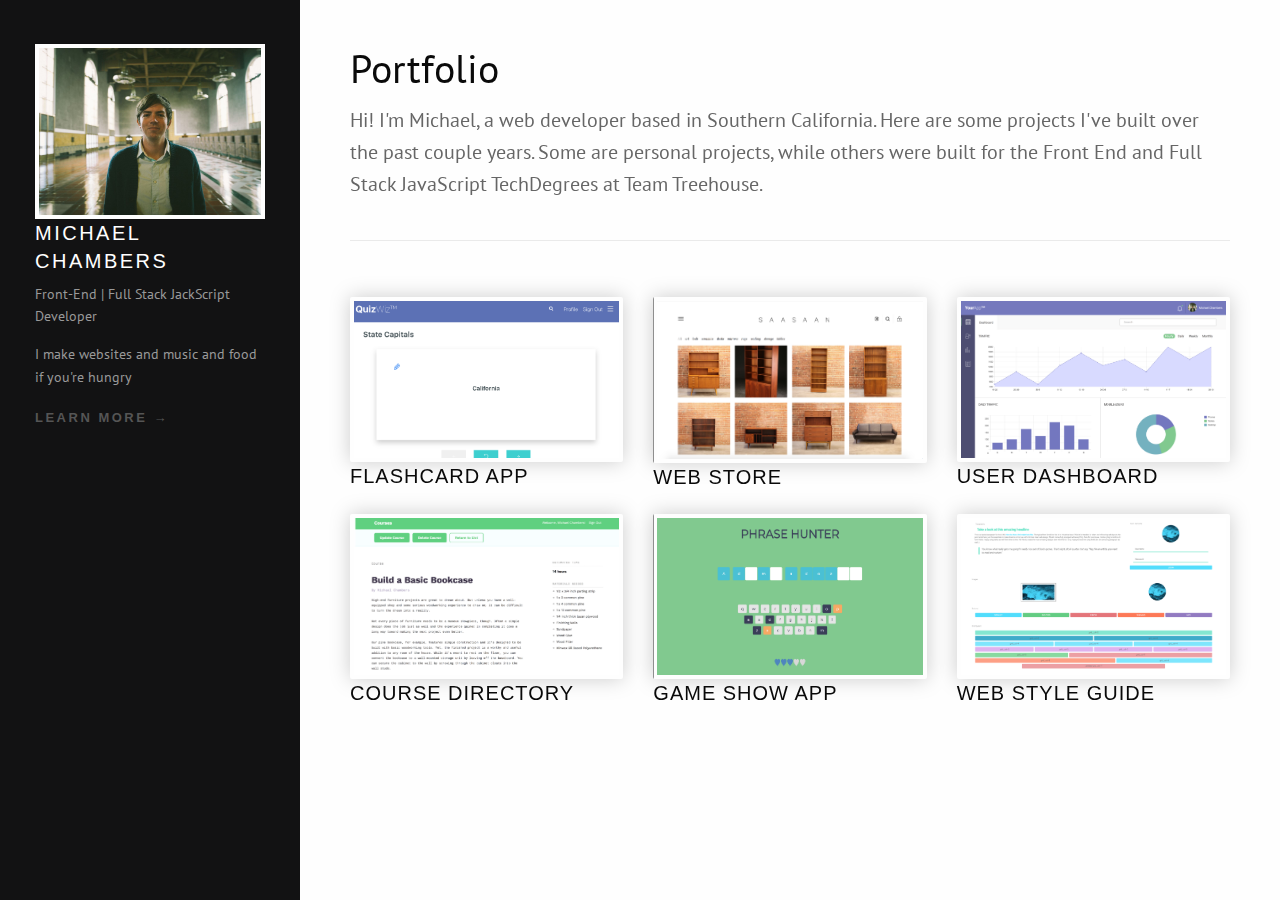
<file: index.html>
<!DOCTYPE html>
<html class="no-js" lang="en" dir="ltr">

<head>
    <meta charset="utf-8" />
    <meta http-equiv="x-ua-compatible" content="ie=edge" />
    <meta name="viewport" content="width=device-width, initial-scale=1.0" />
    <title>Portfolio Site</title>
    <link href="https://fonts.googleapis.com/css?family=PT+Sans" rel="stylesheet" />
    <link rel="stylesheet" href="css/foundation.css" />
    <link rel="stylesheet" href="css/style.css" />
</head>

<body>
  <div class="off-canvas position-left reveal-for-large portfolio-me" id="my-info" data-off-canvas="">
    <div class="grid-y grid-padding-x" style="height: 100%;"><br/>
      <div class="cell shrink"><img class="thumbnail" src="img/Chambers_Union_Resized.jpg" /></div>
      <div class="cell auto">
        <h5>MICHAEL CHAMBERS</h5>
        <p class="text-light">Front-End | Full Stack JackScript Developer</p>
        <p class="text-light">I make websites and music and food if you're hungry</p><a href="about.html">Learn More →</a>
      </div>
    </div>
  </div>

  <div class="off-canvas-content" data-off-canvas-content="">
    <div class="title-bar hide-for-large">
      <div class="title-bar-left"><button class="menu-icon" type="button" data-toggle="my-info"></button><span class="title-bar-title">MICHAEL CHAMBERS</span>
      </div>
    </div>

    <article class="grid-container portfolio-intro">
      <div>
        <h1 class="portfolio-title">Portfolio</h1>
        <p class="lead text-light">Hi! I'm Michael, a web developer based in Southern California. Here are some projects I've built over the past couple years. Some are personal projects, while others were built for the Front End and Full Stack JavaScript TechDegrees at Team Treehouse.</p>
      </div>
    </article>
    <article class="grid-container portfolio-index">
      <div class="grid-x grid-margin-x small-up-2 medium-up-2 large-up-3">
        <div class="cell">
          <div class="photo slide">
            <a href="flashcard-app.html">
              <img class="thumbnail" src="img/flashcard-app-main.png" />
              <div class="photo-overlay">
                <button class="button portfolio-button">View Project</button>
              </div>
            </a>
          </div>
          <h5>Flashcard App</h5>
        </div>
        <div class="cell">
            <div class="photo slide">
              <a href="saasaan-webstore.html">
                <img class="thumbnail" src="img/saasaan-main.png" />
                <div class="photo-overlay">
                  <button class="button portfolio-button">View Project</button>
                </div>
              </a>
            </div>          
            <h5>Web Store</h5>
          </div>
        <div class="cell">
          <div class="photo slide">
            <a href="user-dashboard.html">
              <img class="thumbnail" src="img/dashboard.png" />
              <div class="photo-overlay">
                <button class="button portfolio-button">View Project</button>
              </div>
            </a>
          </div>
          <h5>User Dashboard</h5>
        </div>
        <div class="cell">
          <div class="photo slide">
            <a href="course-directory.html">
              <img class="thumbnail" src="img/course_directory_main.png" />
              <div class="photo-overlay">
                <button class="button portfolio-button">View Project</button>
              </div>
            </a>
          </div>
          <h5>Course Directory</h5>
        </div>
        <div class="cell">
          <div class="photo slide">
            <a href="game-show-app.html">
              <img class="thumbnail" src="img/game.png" />
              <div class="photo-overlay">
                <button class="button portfolio-button">View Project</button>
              </div>
            </a>
          </div>
          <h5>Game Show App</h5>
        </div>
        <div class="cell">
          <div class="photo slide">
            <a href="style-guide.html">
              <img class="thumbnail" src="img/styleguide.png" />
              <div class="photo-overlay">
                <button class="button portfolio-button">View Project</button>
              </div>
            </a>
          </div>
          <h5>Web Style Guide</h5>
        </div>                
      </div>
    </article>
  </div>

</body>
<script src="js/jquery.js"></script>
<script src="js/what-input.js"></script>
<script src="js/foundation.js"></script>
<script src="js/scripts.js"></script>
</html>
</file>
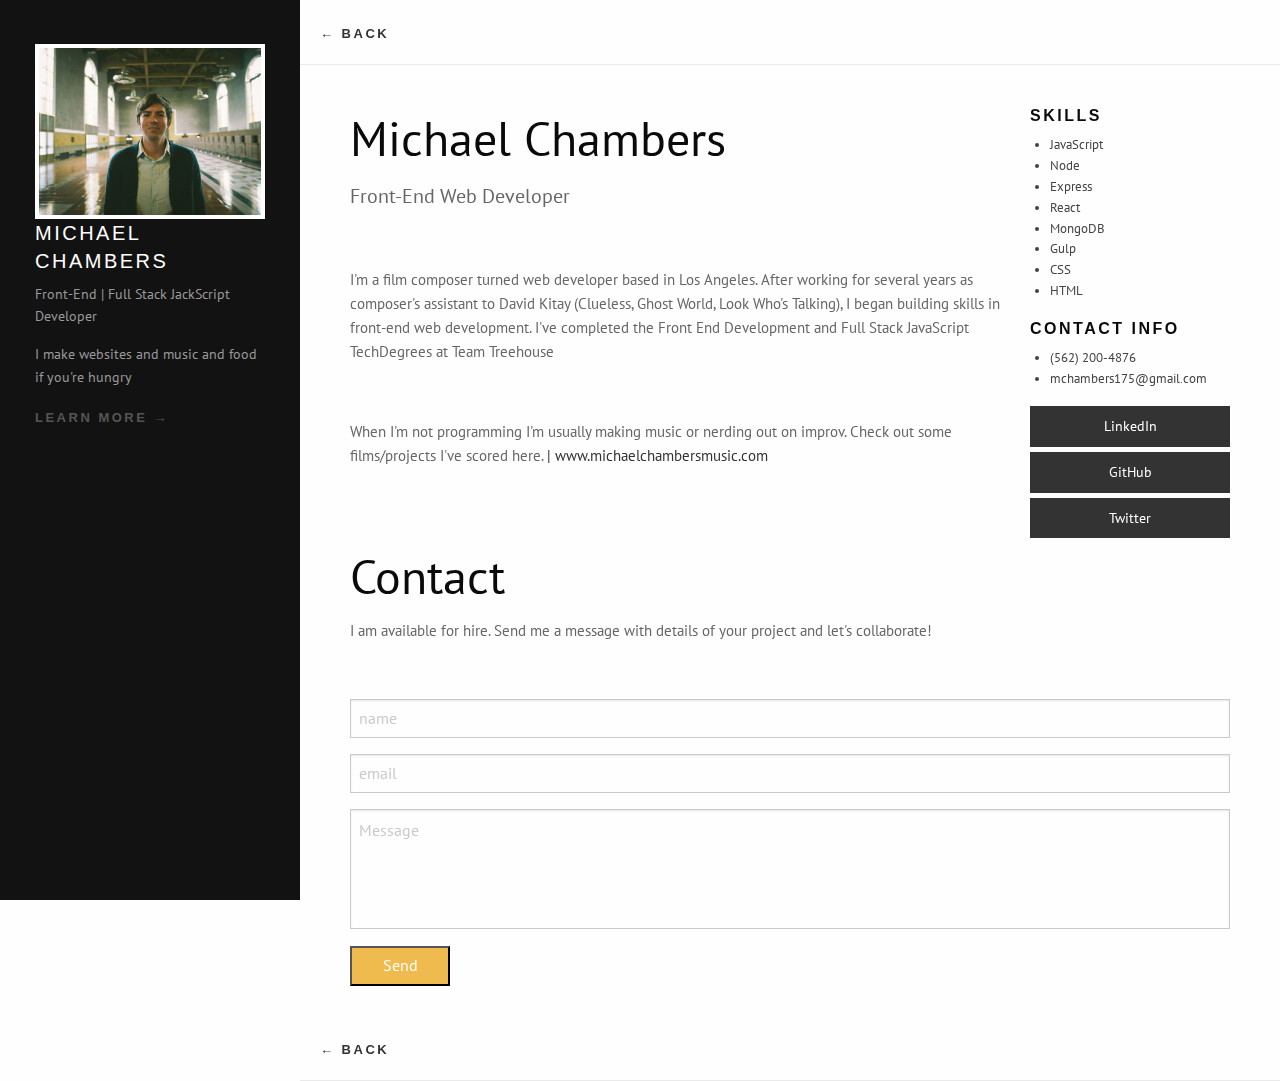
<file: about.html>
<!DOCTYPE html>
<html class="no-js" lang="en" dir="ltr">

<head>
    <meta charset="utf-8" />
    <meta http-equiv="x-ua-compatible" content="ie=edge" />
    <meta name="viewport" content="width=device-width, initial-scale=1.0" />
    <title>Portfolio Site</title>
    <link href="https://fonts.googleapis.com/css?family=PT+Sans" rel="stylesheet" />
    <link rel="stylesheet" href="css/foundation.css" />
    <link rel="stylesheet" href="css/style.css" />
</head>

<body>
  <div class="off-canvas position-left reveal-for-large portfolio-me" id="my-info" data-off-canvas="">
    <div class="grid-y grid-padding-x" style="height: 100%;"><br/>
      <div class="cell shrink"><img class="thumbnail" src="img/Chambers_Union_Resized.jpg" /></div>
      <div class="cell auto">
        <h5>MICHAEL CHAMBERS</h5>
        <p class="text-light">Front-End | Full Stack JackScript Developer</p>
        <p class="text-light">I make websites and music and food if you're hungry</p><a href="/about">Learn More →</a>
      </div>
    </div>
  </div>
  <div class="off-canvas-content" data-off-canvas-content="">
    <div class="title-bar hide-for-large">
      <div class="title-bar-left"><button class="menu-icon" type="button" data-toggle="my-info"></button><span class="title-bar-title">MICHAEL CHAMBERS</span>
      </div>
    </div>
    <nav class="grid-container portfolio-breadcrumb">
      <a href="index.html">← Back</a>
    </nav>
    <article class="grid-container portfolio-intro portfolio-project">
      <div class="grid-x">
        <div class="cell small-6 medium-9 large-9">
          <h1>Michael Chambers</h1>
          <p class="lead text-light">Front-End Web Developer</p>
          <div class="portfolio-bio">
            <p>I'm a film composer turned web developer based in Los Angeles. After working for several years as composer's assistant to David Kitay (Clueless, Ghost World, Look Who's Talking), I began building skills in front-end web development. I've completed the Front End Development and Full Stack JavaScript TechDegrees at Team Treehouse</p>
            <p>When I'm not programming I'm usually making music or nerding out on improv. Check out some films/projects I've scored here. <a href="http://www.michaelchambersmusic.com">| www.michaelchambersmusic.com</a></p>
          </div>
        </div>
        <div class="cell portfolio-meta small-6 medium-2 large-3">
          <h6>Skills</h6>
          <ul>
            <li>JavaScript</li>
            <li>Node</li>
            <li>Express</li>
            <li>React</li>
            <li>MongoDB</li>
            <li>Gulp</li>
            <li>CSS</li>
            <li>HTML</li>
          </ul>
          <h6>Contact Info</h6>
          <ul>
            <li>(562) 200-4876</li>
            <li>mchambers175@gmail.com</li>
          </ul>
          <a class="button expanded" href="https://www.linkedin.com/in/michael-d-chambers/">LinkedIn</a>
          <a class="button expanded" href="https://github.com/chamberino">GitHub</a>
          <a class="button expanded" href="https://twitter.com/">Twitter</a>
        </div>
      </div>

    <div class="contact" id="contact">
      <h1 class="section-title">Contact</h1>
      <p>I am available for hire. Send me a message with details of your project and let's collaborate!</p>
      <form id="messageUser" action="https://formspree.io/michaelchambersmusic@gmail.com" method="POST">
        <input required class="field" type="text" name="name" placeholder="name">
        <input required class="field" type="email" name="_replyto" placeholder="email">
        <ul id='autofill'>
        </ul>
        <textarea required id="messageForUser" name="user_message" maxlength="280" placeholder="Message"></textarea>
        <input id='send' type="submit" value="Send">
      </form>
    </div>

    </article>
    <nav class="grid-container portfolio-breadcrumb">
      <a href="index.html">← Back</a>
    </nav>
  </div>
</body>
  <script src="js/jquery.js"></script>
  <script src="js/what-input.js"></script>
  <script src="js/foundation.js"></script>
  <script src="js/scripts.js"></script>
</html>
</file>
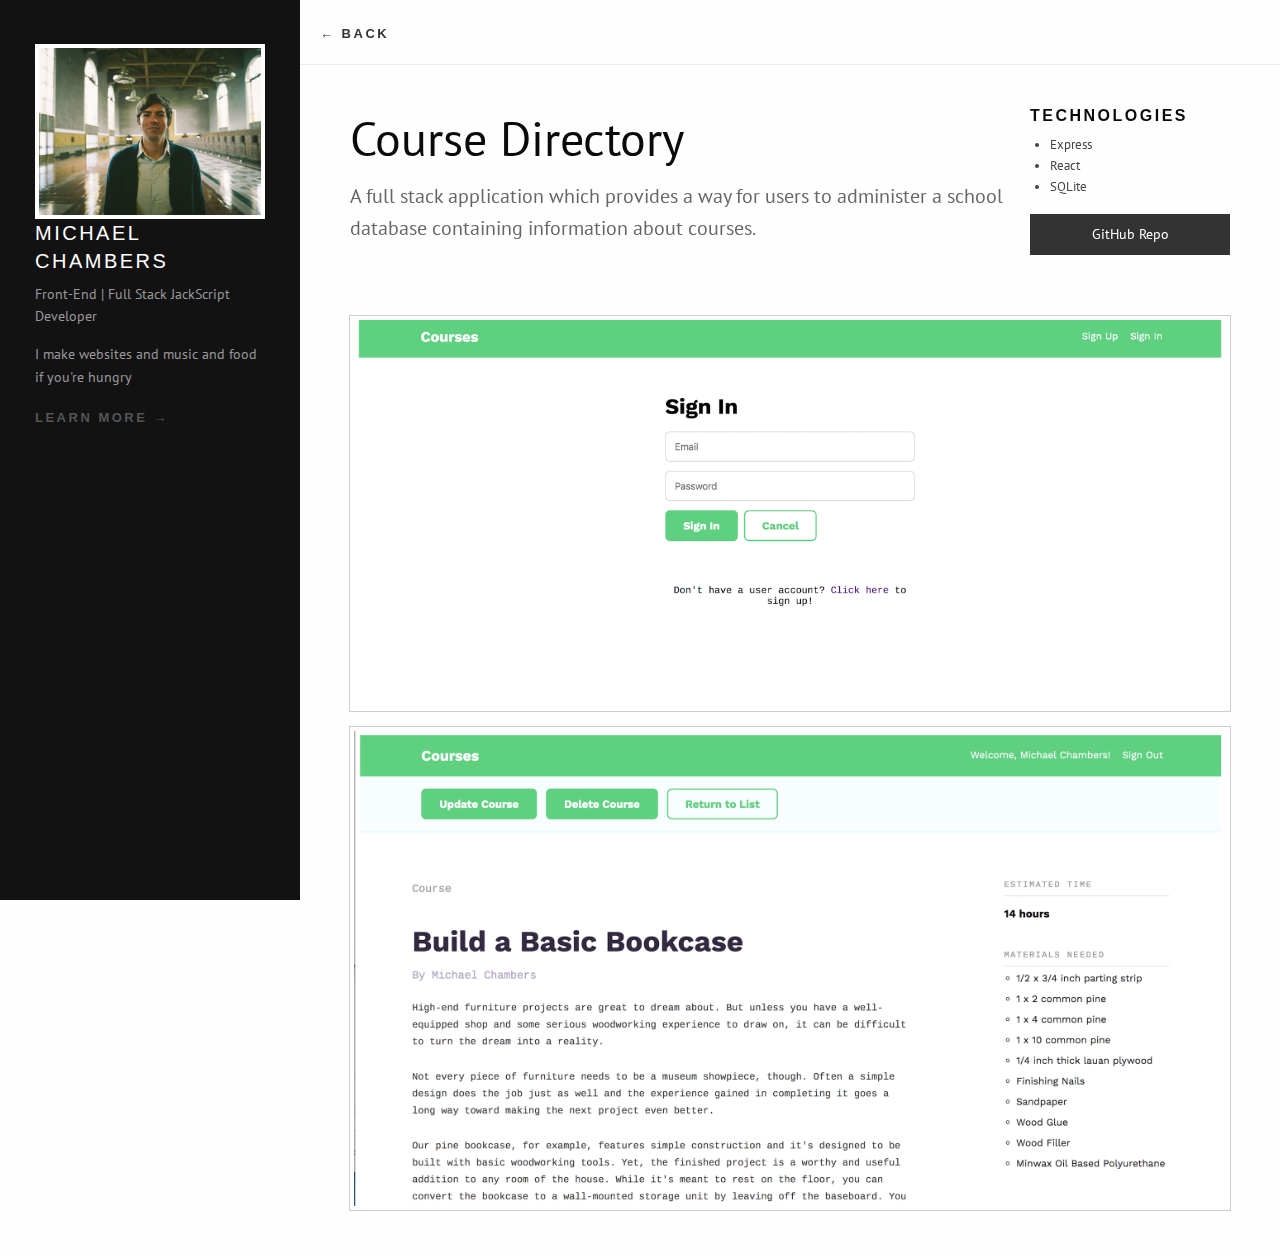
<file: course-directory.html>
<!DOCTYPE html>
<html class="no-js" lang="en" dir="ltr">

<head>
    <meta charset="utf-8" />
    <meta http-equiv="x-ua-compatible" content="ie=edge" />
    <meta name="viewport" content="width=device-width, initial-scale=1.0" />
    <title>Portfolio Site</title>
    <link href="https://fonts.googleapis.com/css?family=PT+Sans" rel="stylesheet" />
    <link rel="stylesheet" href="css/foundation.css" />
    <link rel="stylesheet" href="css/style.css" />
</head>

<body>
  <div class="off-canvas position-left reveal-for-large portfolio-me" id="my-info" data-off-canvas="">
    <div class="grid-y grid-padding-x" style="height: 100%;"><br/>
      <div class="cell shrink"><img class="thumbnail" src="img/Chambers_Union_Resized.jpg" /></div>
      <div class="cell auto">
        <h5>MICHAEL CHAMBERS</h5>
        <p class="text-light">Front-End | Full Stack JackScript Developer</p>
        <p class="text-light">I make websites and music and food if you're hungry</p><a href="about.html">Learn More →</a>
      </div>
    </div>
  </div>
  <div class="off-canvas-content" data-off-canvas-content="">
    <div class="title-bar hide-for-large">
      <div class="title-bar-left"><button class="menu-icon" type="button" data-toggle="my-info"></button><span class="title-bar-title">MICHAEL CHAMBERS</span>
      </div>
    </div>

    <nav class="grid-container portfolio-breadcrumb">
      <a href="index.html">← Back</a>
    </nav>
    <article class="grid-container portfolio-intro portfolio-project">
      <div class="grid-x">
        <div class="cell small-6 medium-9 large-9">
          <h1>Course Directory</h1>
          <p class="lead text-light">A full stack application which provides a way for users to administer a school database containing information about courses.</p>
        </div>
        <div class="cell portfolio-meta small-6 medium-2 large-3">
          <h6>Technologies</h6>
          <ul>
              <li>Express</li>
              <li>React</li>
              <li>SQLite</li>
          </ul>
          <a class="button expanded" href="https://github.com/chamberino/project10_full_stack_app">GitHub Repo</a>
        </div>
      </div>
        <div class=portfolio-images>
          <img class="image" src="img/course_directory_signin.png" width="1200" height="550" />
          <img class="image" src="img/course_directory_landscape.png" width="1200" height="550" />          
        </div>
    </article>
  </div>
</body>
  <script src="js/jquery.js"></script>
  <script src="js/what-input.js"></script>
  <script src="js/foundation.js"></script>
  <script src="js/scripts.js"></script>
</html>
</file>
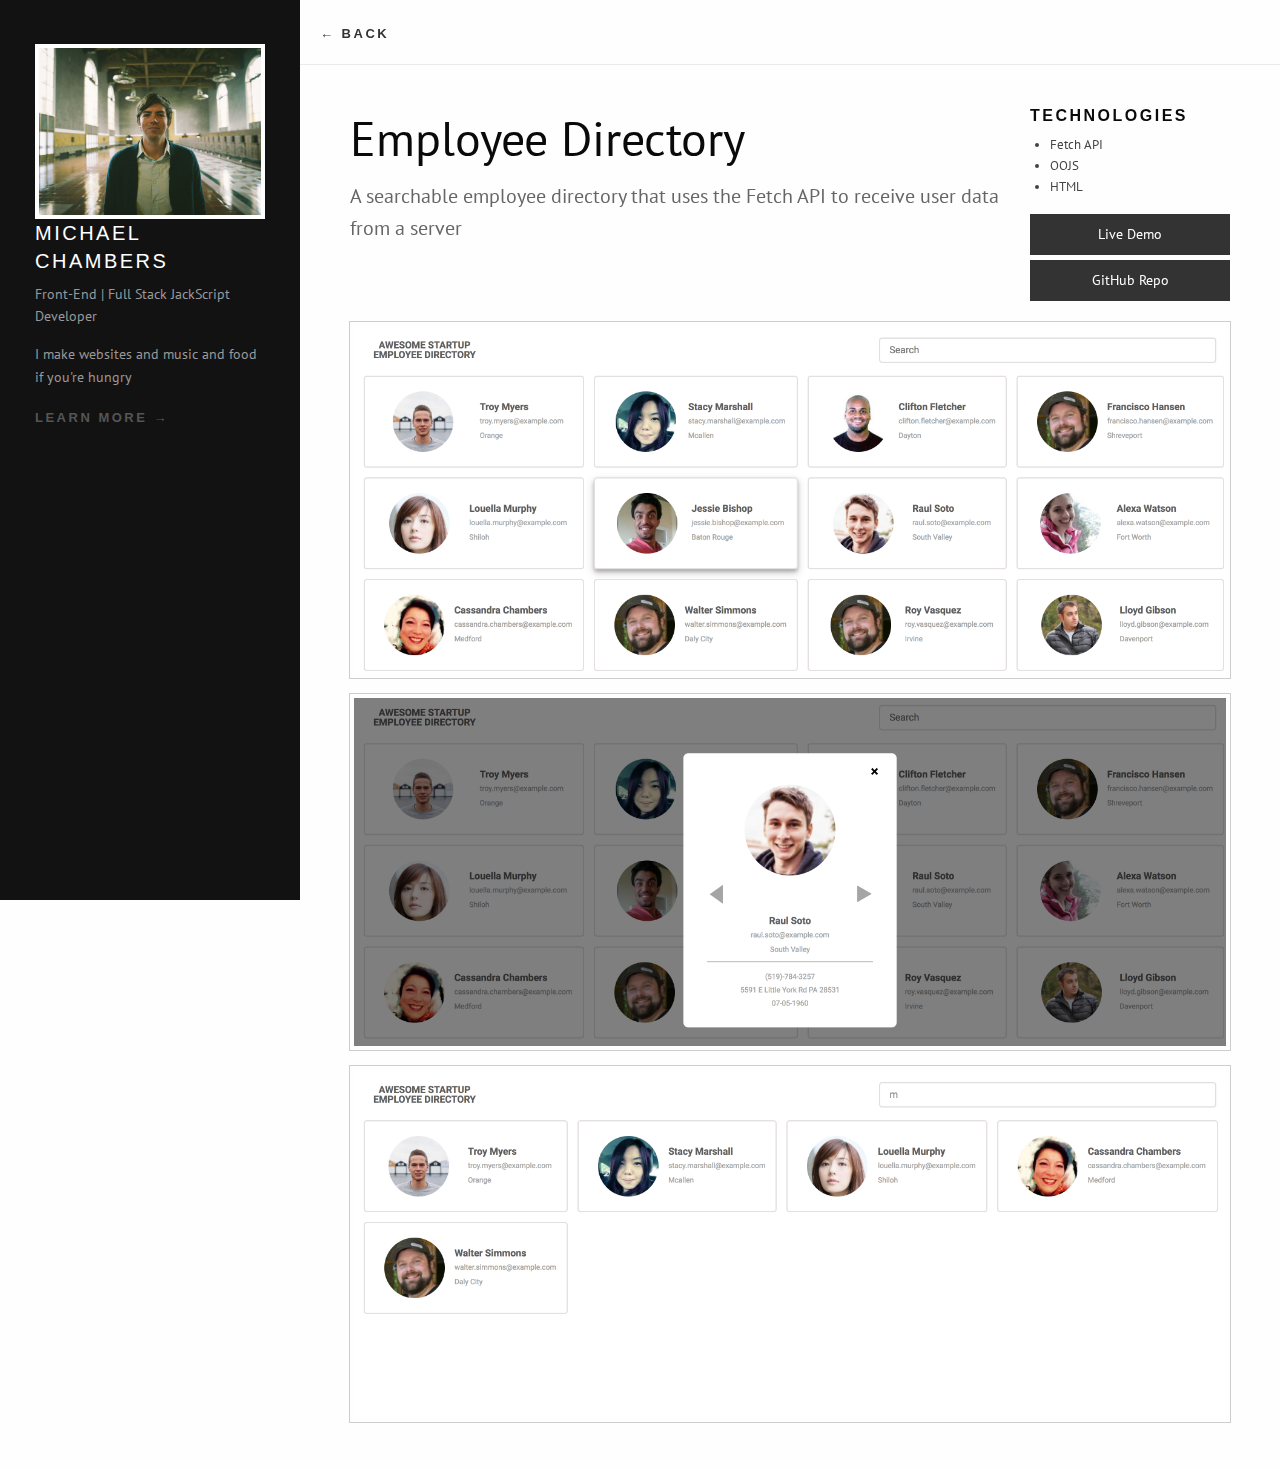
<file: employee-directory.html>
<!DOCTYPE html>
<html class="no-js" lang="en" dir="ltr">

<head>
    <meta charset="utf-8" />
    <meta http-equiv="x-ua-compatible" content="ie=edge" />
    <meta name="viewport" content="width=device-width, initial-scale=1.0" />
    <title>Portfolio Site</title>
    <link href="https://fonts.googleapis.com/css?family=PT+Sans" rel="stylesheet" />
    <link rel="stylesheet" href="css/foundation.css" />
    <link rel="stylesheet" href="css/style.css" />
</head>

<body>
  <div class="off-canvas position-left reveal-for-large portfolio-me" id="my-info" data-off-canvas="">
    <div class="grid-y grid-padding-x" style="height: 100%;"><br/>
      <div class="cell shrink"><img class="thumbnail" src="img/Chambers_Union_Resized.jpg" /></div>
      <div class="cell auto">
        <h5>MICHAEL CHAMBERS</h5>
        <p class="text-light">Front-End | Full Stack JackScript Developer</p>
        <p class="text-light">I make websites and music and food if you're hungry</p><a href="about.html">Learn More →</a>
      </div>
    </div>
  </div>
  <div class="off-canvas-content" data-off-canvas-content="">
    <div class="title-bar hide-for-large">
      <div class="title-bar-left"><button class="menu-icon" type="button" data-toggle="my-info"></button><span class="title-bar-title">MICHAEL CHAMBERS</span>
      </div>
    </div>

    <nav class="grid-container portfolio-breadcrumb">
      <a href="index.html">← Back</a>
    </nav>
    <article class="grid-container portfolio-intro portfolio-project">
      <div class="grid-x">
        <div class="cell small-6 medium-9 large-9">
          <h1>Employee Directory</h1>
          <p class="lead text-light">A searchable employee directory that uses the Fetch API to receive user data from a server</p>
        </div>
        <div class="cell portfolio-meta small-6 medium-2 large-3">
          <h6>Technologies</h6>
          <ul>
              <li>Fetch API</li>
              <li>OOJS</li>
              <li>HTML</li>
          </ul>
          <a class="button expanded" href="https://chamberino.github.io/project_8_employee_directory">Live Demo</a>
          <a class="button expanded" href="https://github.com/chamberino/project_8_employee_directory">GitHub Repo</a>
        </div>
      </div>
        <div class=portfolio-images>
          <img class="image" src="img/directory_landscape1.png" width="1200" height="550" />
          <img class="image" src="img/directory_landscape2.png" width="1200" height="550" />
          <img class="image" src="img/directory_landscape3.png" width="1200" height="550" />
        </div>
    </article>
  </div>
</body>
  <script src="js/jquery.js"></script>
  <script src="js/what-input.js"></script>
  <script src="js/foundation.js"></script>
  <script src="js/scripts.js"></script>
</html>
</file>
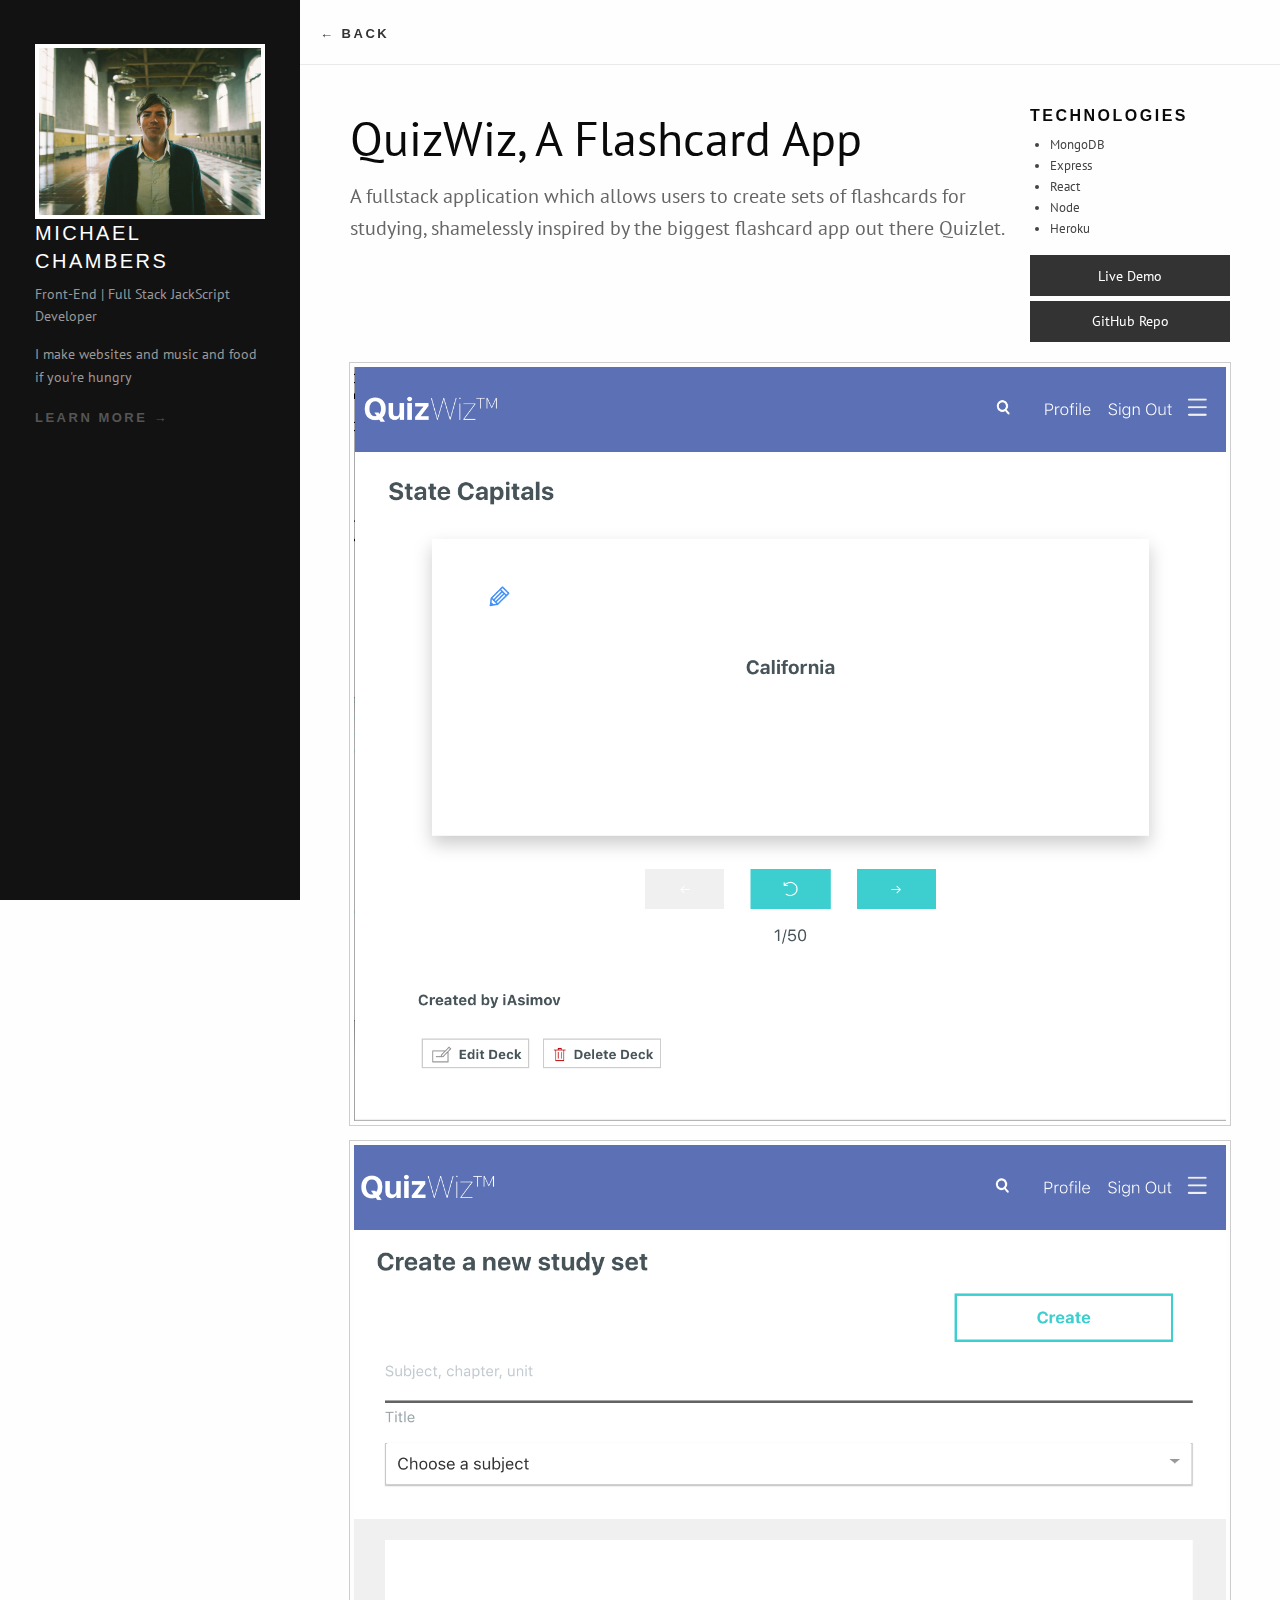
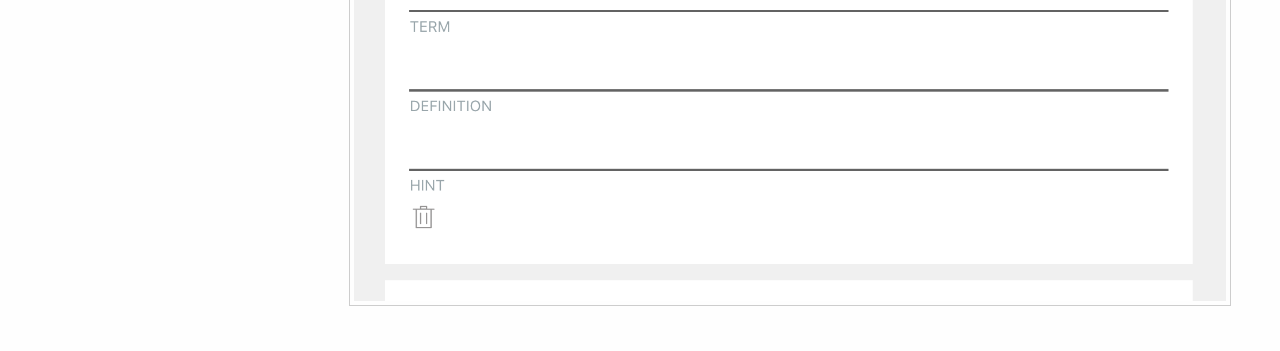
<file: flashcard-app.html>
<!DOCTYPE html>
<html class="no-js" lang="en" dir="ltr">

<head>
    <meta charset="utf-8" />
    <meta http-equiv="x-ua-compatible" content="ie=edge" />
    <meta name="viewport" content="width=device-width, initial-scale=1.0" />
    <title>Portfolio Site</title>
    <link href="https://fonts.googleapis.com/css?family=PT+Sans" rel="stylesheet" />
    <link rel="stylesheet" href="css/foundation.css" />
    <link rel="stylesheet" href="css/style.css" />
</head>

<body>
  <div class="off-canvas position-left reveal-for-large portfolio-me" id="my-info" data-off-canvas="">
    <div class="grid-y grid-padding-x" style="height: 100%;"><br/>
      <div class="cell shrink"><img class="thumbnail" src="img/Chambers_Union_Resized.jpg" /></div>
      <div class="cell auto">
        <h5>MICHAEL CHAMBERS</h5>
        <p class="text-light">Front-End | Full Stack JackScript Developer</p>
        <p class="text-light">I make websites and music and food if you're hungry</p><a href="about.html">Learn More →</a>
      </div>
    </div>
  </div>
  <div class="off-canvas-content" data-off-canvas-content="">
    <div class="title-bar hide-for-large">
      <div class="title-bar-left"><button class="menu-icon" type="button" data-toggle="my-info"></button><span class="title-bar-title">MICHAEL CHAMBERS</span>
      </div>
    </div>

    <nav class="grid-container portfolio-breadcrumb">
      <a href="index.html">← Back</a>
    </nav>
    <article class="grid-container portfolio-intro portfolio-project">
      <div class="grid-x">
        <div class="cell small-6 medium-9 large-9">
          <h1>QuizWiz, A Flashcard App</h1>
          <p class="lead text-light">A fullstack application which allows users to create sets of flashcards for studying, shamelessly inspired by the biggest flashcard app out there Quizlet.</p>
        </div>
        <div class="cell portfolio-meta small-6 medium-2 large-3">
          <h6>Technologies</h6>
          <ul>
              <li>MongoDB</li>
              <li>Express</li>
              <li>React</li>
              <li>Node</li>
              <li>Heroku</li>
          </ul>
          <a class="button expanded" href="https://flashcard-application.herokuapp.com/">Live Demo</a>
          <a class="button expanded" href="https://github.com/chamberino/flashcard_app">GitHub Repo</a>
        </div>
      </div>
        <div class=portfolio-images>
          <img class="image" src="img/flashcard-app.png" width="1200" height="550" />
          <img class="image" src="img/flashcard-app2.png" width="1200" height="550" />
        </div>
    </article>
  </div>
</body>
  <script src="js/jquery.js"></script>
  <script src="js/what-input.js"></script>
  <script src="js/foundation.js"></script>
  <script src="js/scripts.js"></script>
</html>
</file>
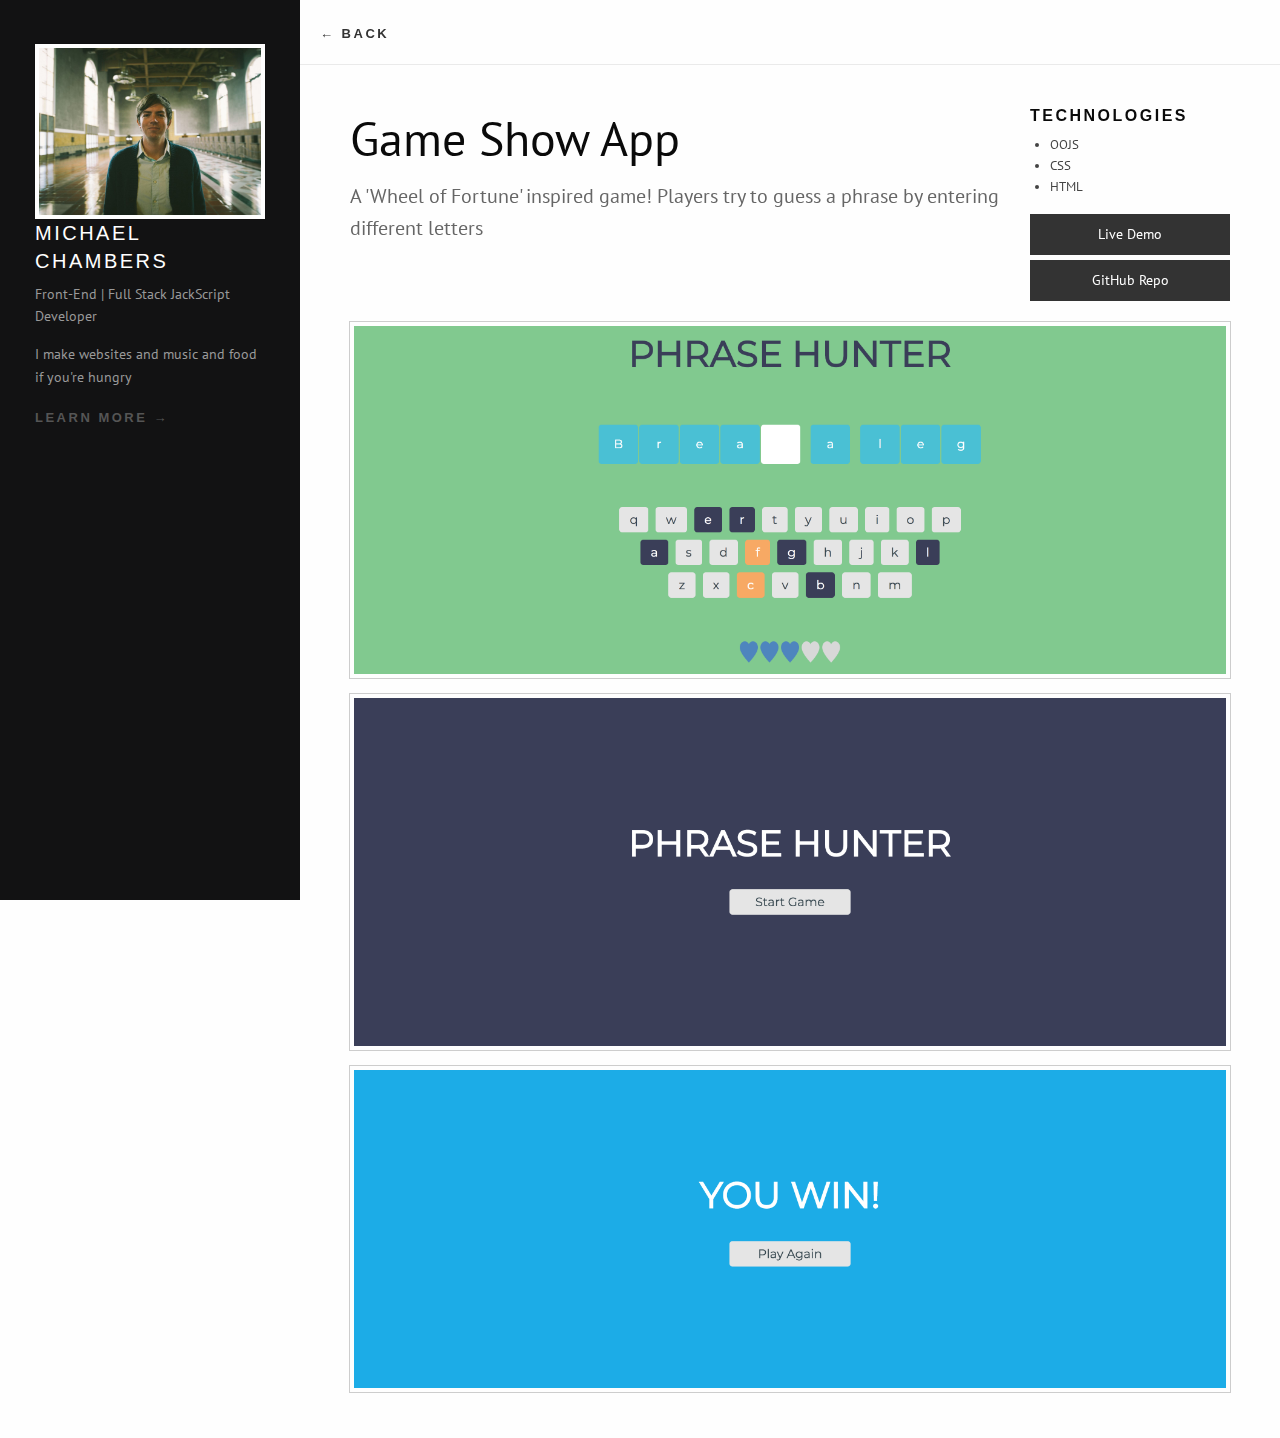
<file: game-show-app.html>
<!DOCTYPE html>
<html class="no-js" lang="en" dir="ltr">

<head>
    <meta charset="utf-8" />
    <meta http-equiv="x-ua-compatible" content="ie=edge" />
    <meta name="viewport" content="width=device-width, initial-scale=1.0" />
    <title>Portfolio Site</title>
    <link href="https://fonts.googleapis.com/css?family=PT+Sans" rel="stylesheet" />
    <link rel="stylesheet" href="css/foundation.css" />
    <link rel="stylesheet" href="css/style.css" />
</head>

<body>
  <div class="off-canvas position-left reveal-for-large portfolio-me" id="my-info" data-off-canvas="">
    <div class="grid-y grid-padding-x" style="height: 100%;"><br/>
      <div class="cell shrink"><img class="thumbnail" src="img/Chambers_Union_Resized.jpg" /></div>
      <div class="cell auto">
        <h5>MICHAEL CHAMBERS</h5>
        <p class="text-light">Front-End | Full Stack JackScript Developer</p>
        <p class="text-light">I make websites and music and food if you're hungry</p><a href="about.html">Learn More →</a>
      </div>
    </div>
  </div>
  <div class="off-canvas-content" data-off-canvas-content="">
    <div class="title-bar hide-for-large">
      <div class="title-bar-left"><button class="menu-icon" type="button" data-toggle="my-info"></button><span class="title-bar-title">MICHAEL CHAMBERS</span>
      </div>
    </div>

    <nav class="grid-container portfolio-breadcrumb">
      <a href="index.html">← Back</a>
    </nav>
    <article class="grid-container portfolio-intro portfolio-project">
      <div class="grid-x">
        <div class="cell small-6 medium-9 large-9">
          <h1>Game Show App</h1>
          <p class="lead text-light">A 'Wheel of Fortune' inspired game! Players try to guess a phrase by entering different letters</p>
        </div>
        <div class="cell portfolio-meta small-6 medium-2 large-3">
          <h6>Technologies</h6>
          <ul>
              <li>OOJS</li>
              <li>CSS</li>
              <li>HTML</li>
          </ul>
          <a class="button expanded" href="https://chamberino.github.io/project_6_game_show_app">Live Demo</a>
          <a class="button expanded" href="https://github.com/chamberino/project_4_oop_game">GitHub Repo</a>
        </div>
      </div>
        <div class=portfolio-images>
          <img class="image" src="img/game_landscape1.png" width="1200" height="550" />
          <img class="image" src="img/game_landscape2.png" width="1200" height="550" />
          <img class="image" src="img/game_landscape3.png" width="1200" height="550" />
        </div>
    </article>
  </div>
</body>
  <script src="js/jquery.js"></script>
  <script src="js/what-input.js"></script>
  <script src="js/foundation.js"></script>
  <script src="js/scripts.js"></script>
</html>
</file>
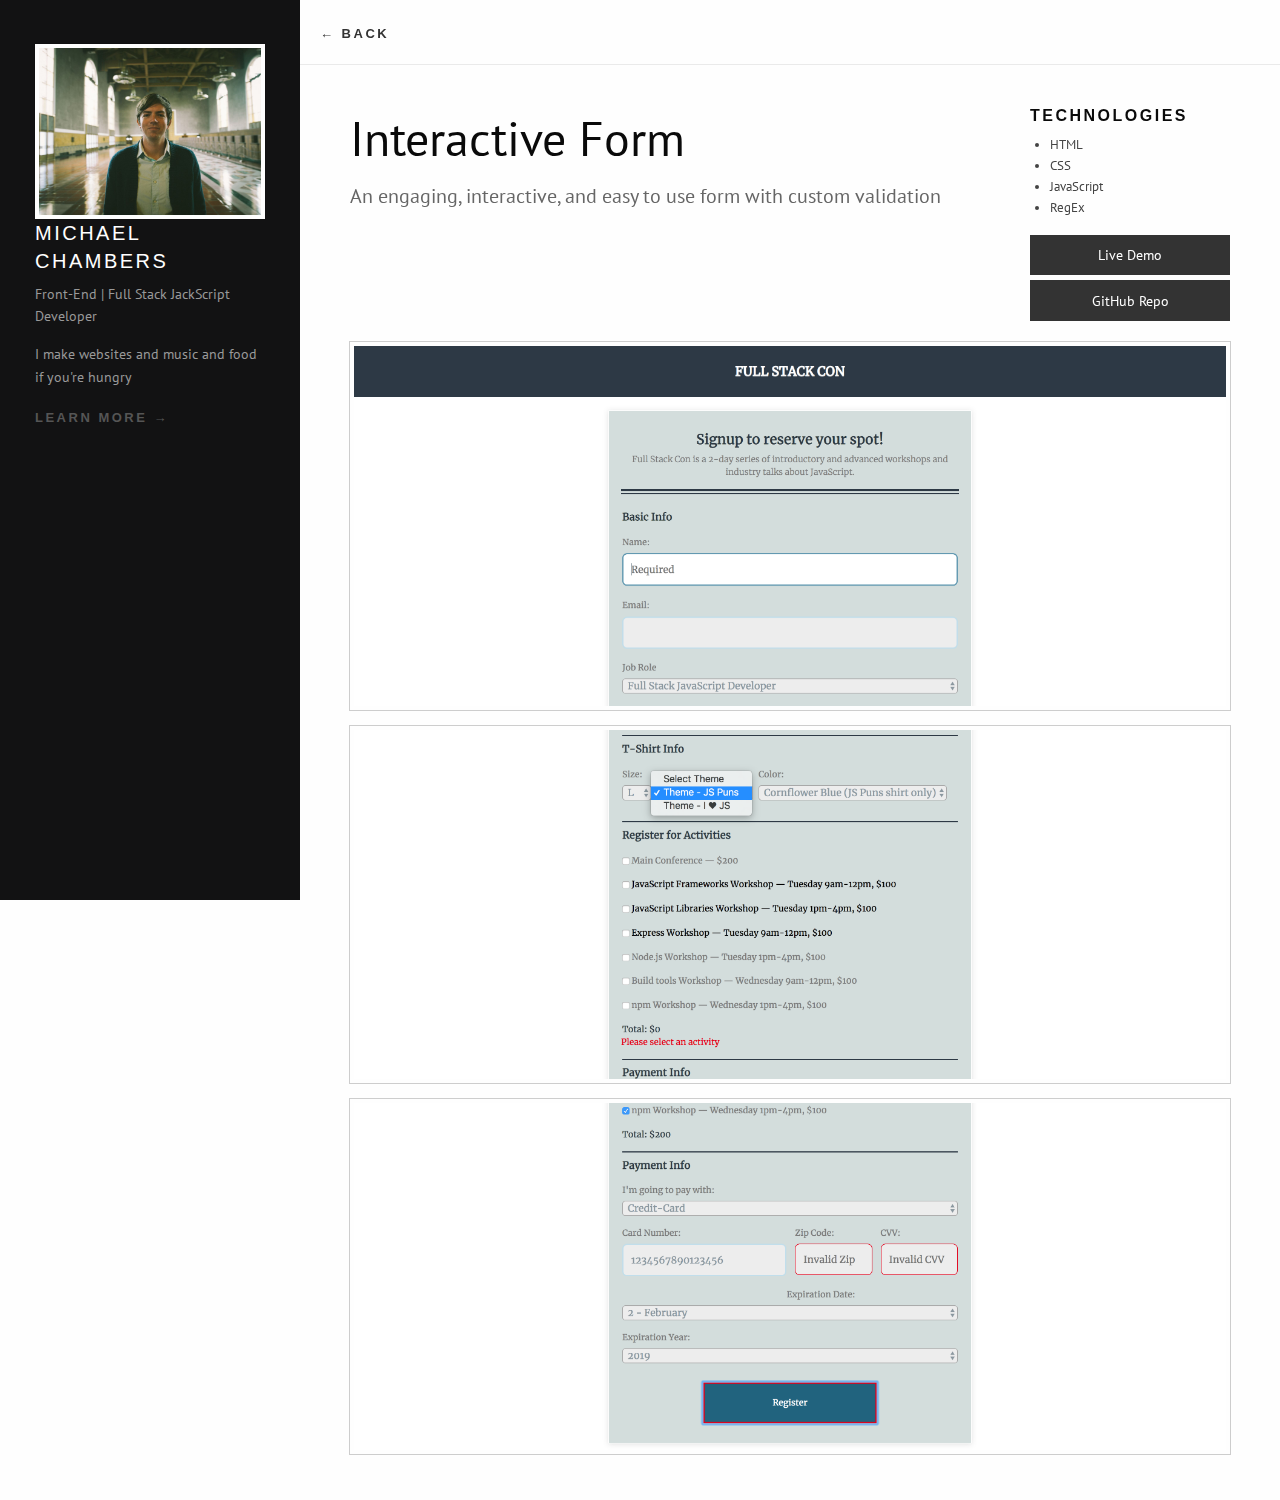
<file: interactive-form.html>
<!DOCTYPE html>
<html class="no-js" lang="en" dir="ltr">

<head>
    <meta charset="utf-8" />
    <meta http-equiv="x-ua-compatible" content="ie=edge" />
    <meta name="viewport" content="width=device-width, initial-scale=1.0" />
    <title>Portfolio Site</title>
    <link href="https://fonts.googleapis.com/css?family=PT+Sans" rel="stylesheet" />
    <link rel="stylesheet" href="css/foundation.css" />
    <link rel="stylesheet" href="css/style.css" />
</head>

<body>
  <div class="off-canvas position-left reveal-for-large portfolio-me" id="my-info" data-off-canvas="">
    <div class="grid-y grid-padding-x" style="height: 100%;"><br/>
      <div class="cell shrink"><img class="thumbnail" src="img/Chambers_Union_Resized.jpg" /></div>
      <div class="cell auto">
        <h5>MICHAEL CHAMBERS</h5>
        <p class="text-light">Front-End | Full Stack JackScript Developer</p>
        <p class="text-light">I make websites and music and food if you're hungry</p><a href="about.html">Learn More →</a>
      </div>
    </div>
  </div>
  <div class="off-canvas-content" data-off-canvas-content="">
    <div class="title-bar hide-for-large">
      <div class="title-bar-left"><button class="menu-icon" type="button" data-toggle="my-info"></button><span class="title-bar-title">MICHAEL CHAMBERS</span>
      </div>
    </div>

    <nav class="grid-container portfolio-breadcrumb">
      <a href="index.html">← Back</a>
    </nav>
    <article class="grid-container portfolio-intro portfolio-project">
      <div class="grid-x">
        <div class="cell small-6 medium-9 large-9">
          <h1>Interactive Form</h1>
          <p class="lead text-light">An engaging, interactive, and easy to use form with custom validation</p>
        </div>
        <div class="cell portfolio-meta small-6 medium-2 large-3">
          <h6>Technologies</h6>
          <ul>
              <li>HTML</li>
              <li>CSS</li>
              <li>JavaScript</li>
              <li>RegEx</li>
          </ul>
          <a class="button expanded" href="https://chamberino.github.io/project_3_interactive_form/">Live Demo</a>
          <a class="button expanded" href="https://github.com/chamberino/project_3_interactive_form">GitHub Repo</a>
        </div>
      </div>
        <div class=portfolio-images>
          <img class="image" src="img/form_landscape1.png" width="1200" height="550" />
          <img class="image" src="img/form_landscape2.png" width="1200" height="550" />
          <img class="image" src="img/form_landscape3.png" width="1200" height="550" />
        </div>

    </article>
  </div>
</body>
  <script src="js/jquery.js"></script>
  <script src="js/what-input.js"></script>
  <script src="js/foundation.js"></script>
  <script src="js/scripts.js"></script>
</html>
</file>
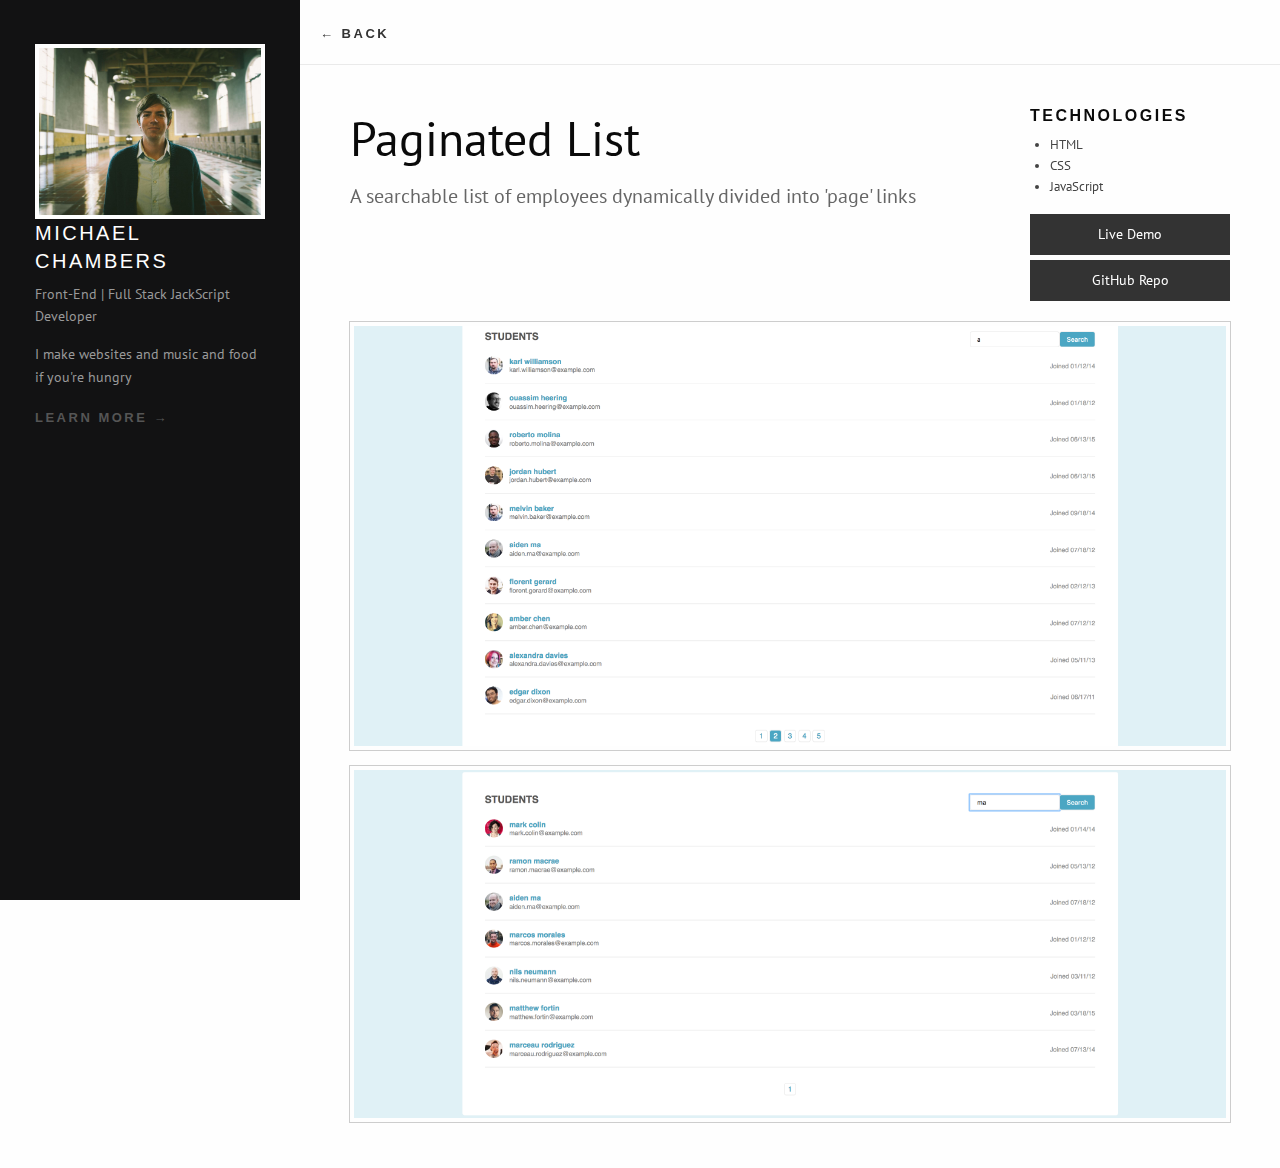
<file: paginated-list.html>
<!DOCTYPE html>
<html class="no-js" lang="en" dir="ltr">

<head>
    <meta charset="utf-8" />
    <meta http-equiv="x-ua-compatible" content="ie=edge" />
    <meta name="viewport" content="width=device-width, initial-scale=1.0" />
    <title>Portfolio Site</title>
    <link href="https://fonts.googleapis.com/css?family=PT+Sans" rel="stylesheet" />
    <link rel="stylesheet" href="css/foundation.css" />
    <link rel="stylesheet" href="css/style.css" />
</head>

<body>
  <div class="off-canvas position-left reveal-for-large portfolio-me" id="my-info" data-off-canvas="">
    <div class="grid-y grid-padding-x" style="height: 100%;"><br/>
      <div class="cell shrink"><img class="thumbnail" src="img/Chambers_Union_Resized.jpg" /></div>
      <div class="cell auto">
        <h5>MICHAEL CHAMBERS</h5>
        <p class="text-light">Front-End | Full Stack JackScript Developer</p>
        <p class="text-light">I make websites and music and food if you're hungry</p><a href="about.html">Learn More →</a>
      </div>
    </div>
  </div>
  <div class="off-canvas-content" data-off-canvas-content="">
    <div class="title-bar hide-for-large">
      <div class="title-bar-left"><button class="menu-icon" type="button" data-toggle="my-info"></button><span class="title-bar-title">MICHAEL CHAMBERS</span>
      </div>
    </div>

    <nav class="grid-container portfolio-breadcrumb">
      <a href="index.html">← Back</a>
    </nav>
    <article class="grid-container portfolio-intro portfolio-project">
      <div class="grid-x">
        <div class="cell small-6 medium-9 large-9">
          <h1>Paginated List</h1>
          <p class="lead text-light">A searchable list of employees dynamically divided into 'page' links</p>
        </div>
        <div class="cell portfolio-meta small-6 medium-2 large-3">
          <h6>Technologies</h6>
          <ul>
              <li>HTML</li>
              <li>CSS</li>
              <li>JavaScript</li>
          </ul>
          <a class="button expanded" href="https://chamberino.github.io/project_2_list_pagination_and_filtering">Live Demo</a>
          <a class="button expanded" href="https://github.com/chamberino/project_2_list_pagination_and_filtering">GitHub Repo</a>
        </div>
      </div>
        <div class=portfolio-images>
          <img class="image" src="img/pagination_landscape1.png" width="1200" height="550" />
          <img class="image" src="img/pagination_landscape2.png" width="1200" height="550" />
        </div>
    </article>
  </div>
</body>
  <script src="js/jquery.js"></script>
  <script src="js/what-input.js"></script>
  <script src="js/foundation.js"></script>
  <script src="js/scripts.js"></script>
</html>
</file>
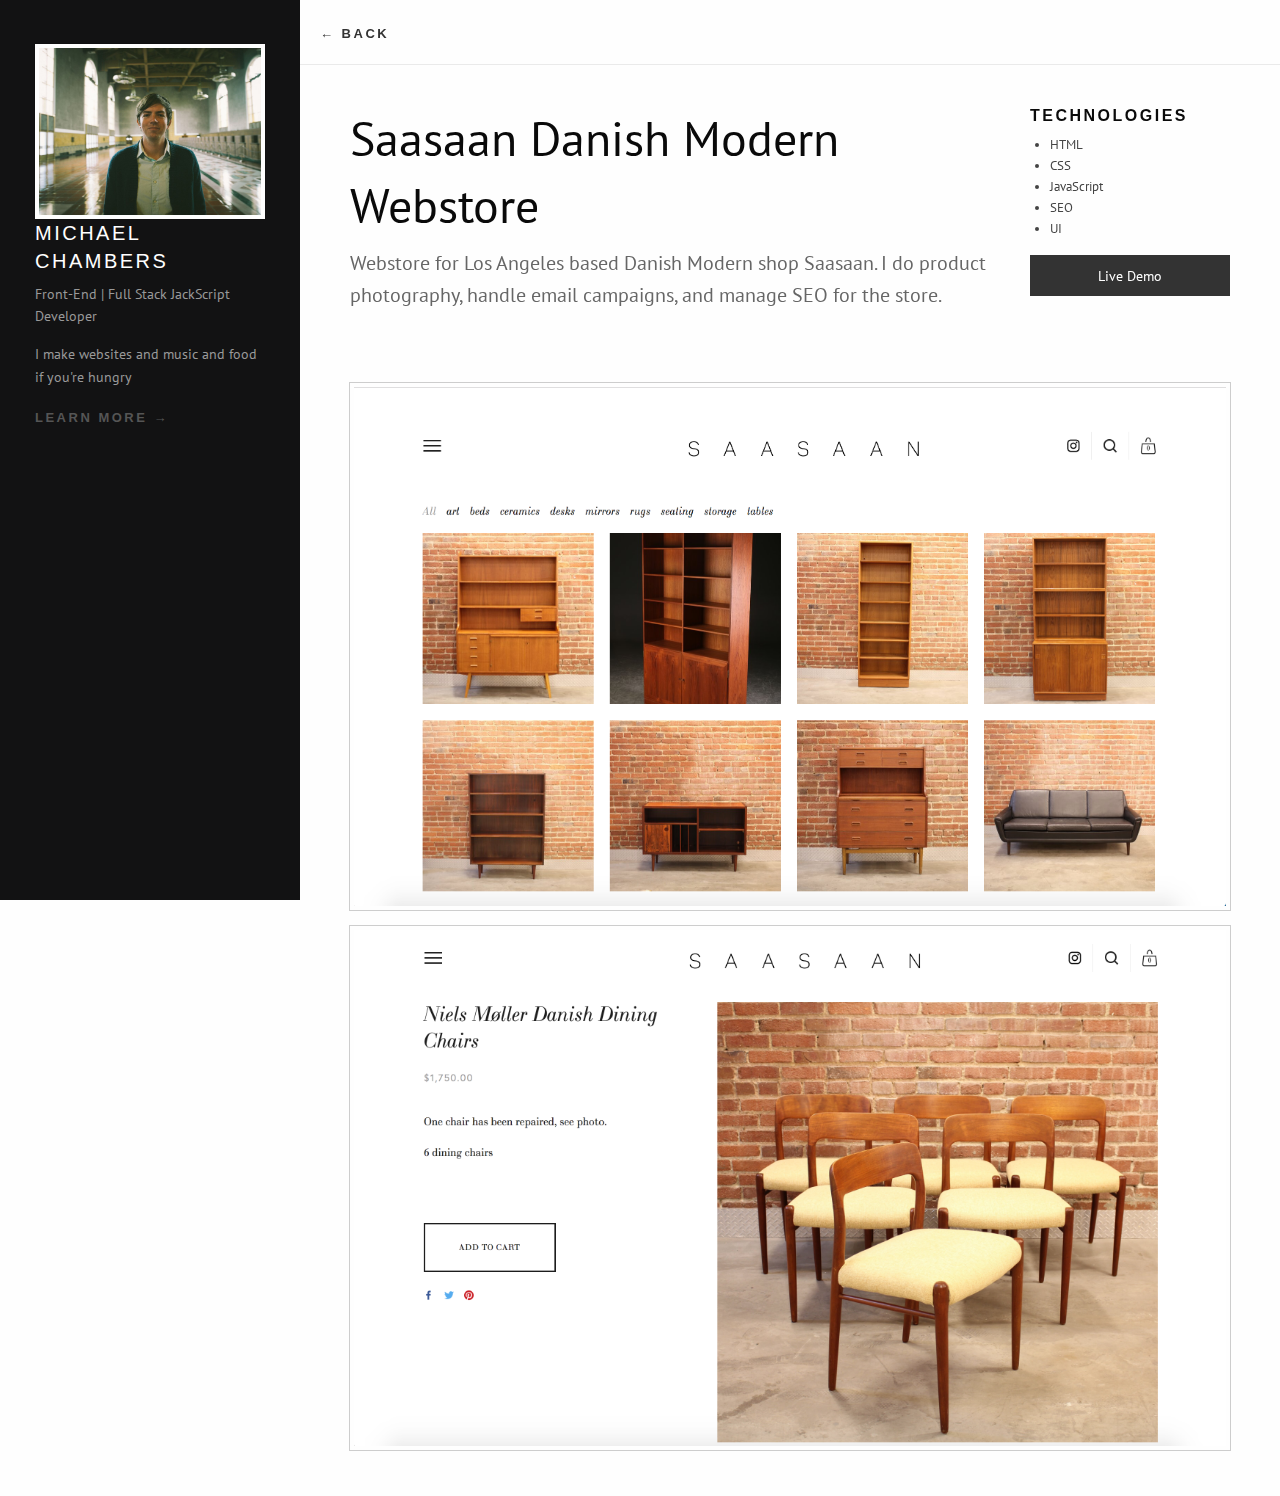
<file: saasaan-webstore.html>
<!DOCTYPE html>
<html class="no-js" lang="en" dir="ltr">

<head>
    <meta charset="utf-8" />
    <meta http-equiv="x-ua-compatible" content="ie=edge" />
    <meta name="viewport" content="width=device-width, initial-scale=1.0" />
    <title>Portfolio Site</title>
    <link href="https://fonts.googleapis.com/css?family=PT+Sans" rel="stylesheet" />
    <link rel="stylesheet" href="css/foundation.css" />
    <link rel="stylesheet" href="css/style.css" />
</head>

<body>
  <div class="off-canvas position-left reveal-for-large portfolio-me" id="my-info" data-off-canvas="">
    <div class="grid-y grid-padding-x" style="height: 100%;"><br/>
      <div class="cell shrink"><img class="thumbnail" src="img/Chambers_Union_Resized.jpg" /></div>
      <div class="cell auto">
        <h5>MICHAEL CHAMBERS</h5>
        <p class="text-light">Front-End | Full Stack JackScript Developer</p>
        <p class="text-light">I make websites and music and food if you're hungry</p><a href="about.html">Learn More →</a>
      </div>
    </div>
  </div>
  <div class="off-canvas-content" data-off-canvas-content="">
    <div class="title-bar hide-for-large">
      <div class="title-bar-left"><button class="menu-icon" type="button" data-toggle="my-info"></button><span class="title-bar-title">MICHAEL CHAMBERS</span>
      </div>
    </div>

    <nav class="grid-container portfolio-breadcrumb">
      <a href="index.html">← Back</a>
    </nav>
    <article class="grid-container portfolio-intro portfolio-project">
      <div class="grid-x">
        <div class="cell small-6 medium-9 large-9">
          <h1>Saasaan Danish Modern Webstore</h1>
          <p class="lead text-light">Webstore for Los Angeles based Danish Modern shop Saasaan. I do product photography, handle email campaigns, and manage SEO for the store.</p>
        </div>
        <div class="cell portfolio-meta small-6 medium-2 large-3">
          <h6>Technologies</h6>
          <ul>
              <li>HTML</li>
              <li>CSS</li>
              <li>JavaScript</li>
              <li>SEO</li>
              <li>UI</li>
          </ul>
          <a class="button expanded" href="https://chamberino.github.io/project_3_interactive_form/">Live Demo</a>
          <!-- <a class="button expanded" href="https://github.com/chamberino/project_3_interactive_form">GitHub Repo</a> -->
        </div>
      </div>
        <div class=portfolio-images>
          <img class="image" src="img/saasaan-main.png" width="1200" height="550" />
          <img class="image" src="img/saasaan2.png" width="1200" height="550" />
          <!-- <img class="image" src="img/form_landscape3.png" width="1200" height="550" /> -->
        </div>

    </article>
  </div>
</body>
  <script src="js/jquery.js"></script>
  <script src="js/what-input.js"></script>
  <script src="js/foundation.js"></script>
  <script src="js/scripts.js"></script>
</html>
</file>
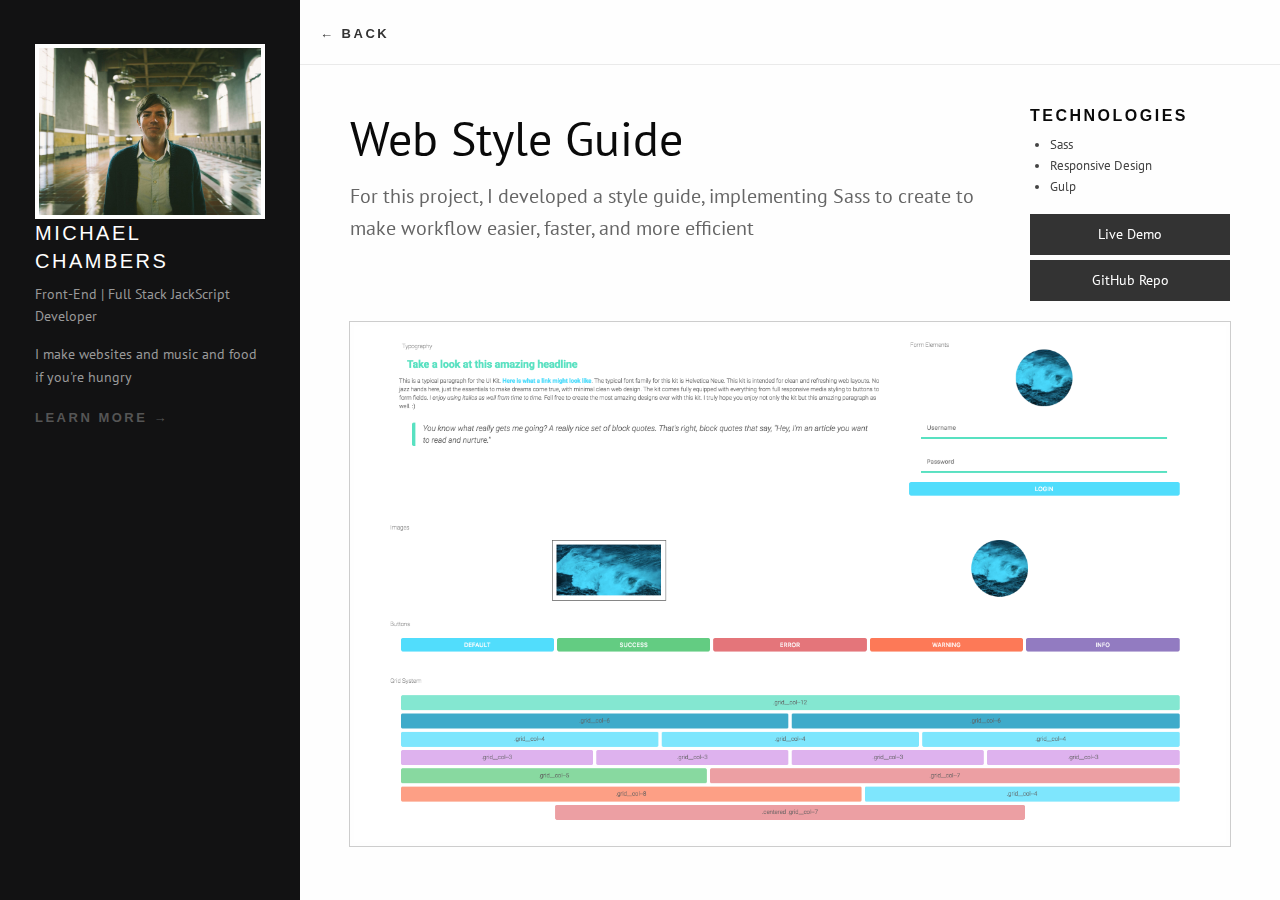
<file: style-guide.html>
<!DOCTYPE html>
<html class="no-js" lang="en" dir="ltr">

<head>
    <meta charset="utf-8" />
    <meta http-equiv="x-ua-compatible" content="ie=edge" />
    <meta name="viewport" content="width=device-width, initial-scale=1.0" />
    <title>Portfolio Site</title>
    <link href="https://fonts.googleapis.com/css?family=PT+Sans" rel="stylesheet" />
    <link rel="stylesheet" href="css/foundation.css" />
    <link rel="stylesheet" href="css/style.css" />
</head>

<body>
  <div class="off-canvas position-left reveal-for-large portfolio-me" id="my-info" data-off-canvas="">
    <div class="grid-y grid-padding-x" style="height: 100%;"><br/>
      <div class="cell shrink"><img class="thumbnail" src="img/Chambers_Union_Resized.jpg" /></div>
      <div class="cell auto">
        <h5>MICHAEL CHAMBERS</h5>
        <p class="text-light">Front-End | Full Stack JackScript Developer</p>
        <p class="text-light">I make websites and music and food if you're hungry</p><a href="about.html">Learn More →</a>
      </div>
    </div>
  </div>
  <div class="off-canvas-content" data-off-canvas-content="">
    <div class="title-bar hide-for-large">
      <div class="title-bar-left"><button class="menu-icon" type="button" data-toggle="my-info"></button><span class="title-bar-title">MICHAEL CHAMBERS</span>
      </div>
    </div>

    <nav class="grid-container portfolio-breadcrumb">
      <a href="index.html">← Back</a>
    </nav>
    <article class="grid-container portfolio-intro portfolio-project">
      <div class="grid-x">
        <div class="cell small-6 medium-9 large-9">
          <h1>Web Style Guide</h1>
          <p class="lead text-light">For this project, I developed a style guide, implementing Sass to create to make workflow easier, faster, and more efficient</p>
        </div>
        <div class="cell portfolio-meta small-6 medium-2 large-3">
          <h6>Technologies</h6>
          <ul>
              <li>Sass</li>
              <li>Responsive Design</li>
              <li>Gulp</li>
          </ul>
          <a class="button expanded" href="https://chamberino.github.io/Project_4_Web_Style_Guide">Live Demo</a>
          <a class="button expanded" href="https://github.com/chamberino/Project_4_Web_Style_Guide">GitHub Repo</a>
        </div>
      </div>
        <div class=portfolio-images>
          <img class="image" src="img/styleguide.png" width="1200" height="550" />
        </div>

    </article>
  </div>
</body>
  <script src="js/jquery.js"></script>
  <script src="js/what-input.js"></script>
  <script src="js/foundation.js"></script>
  <script src="js/scripts.js"></script>
</html>
</file>
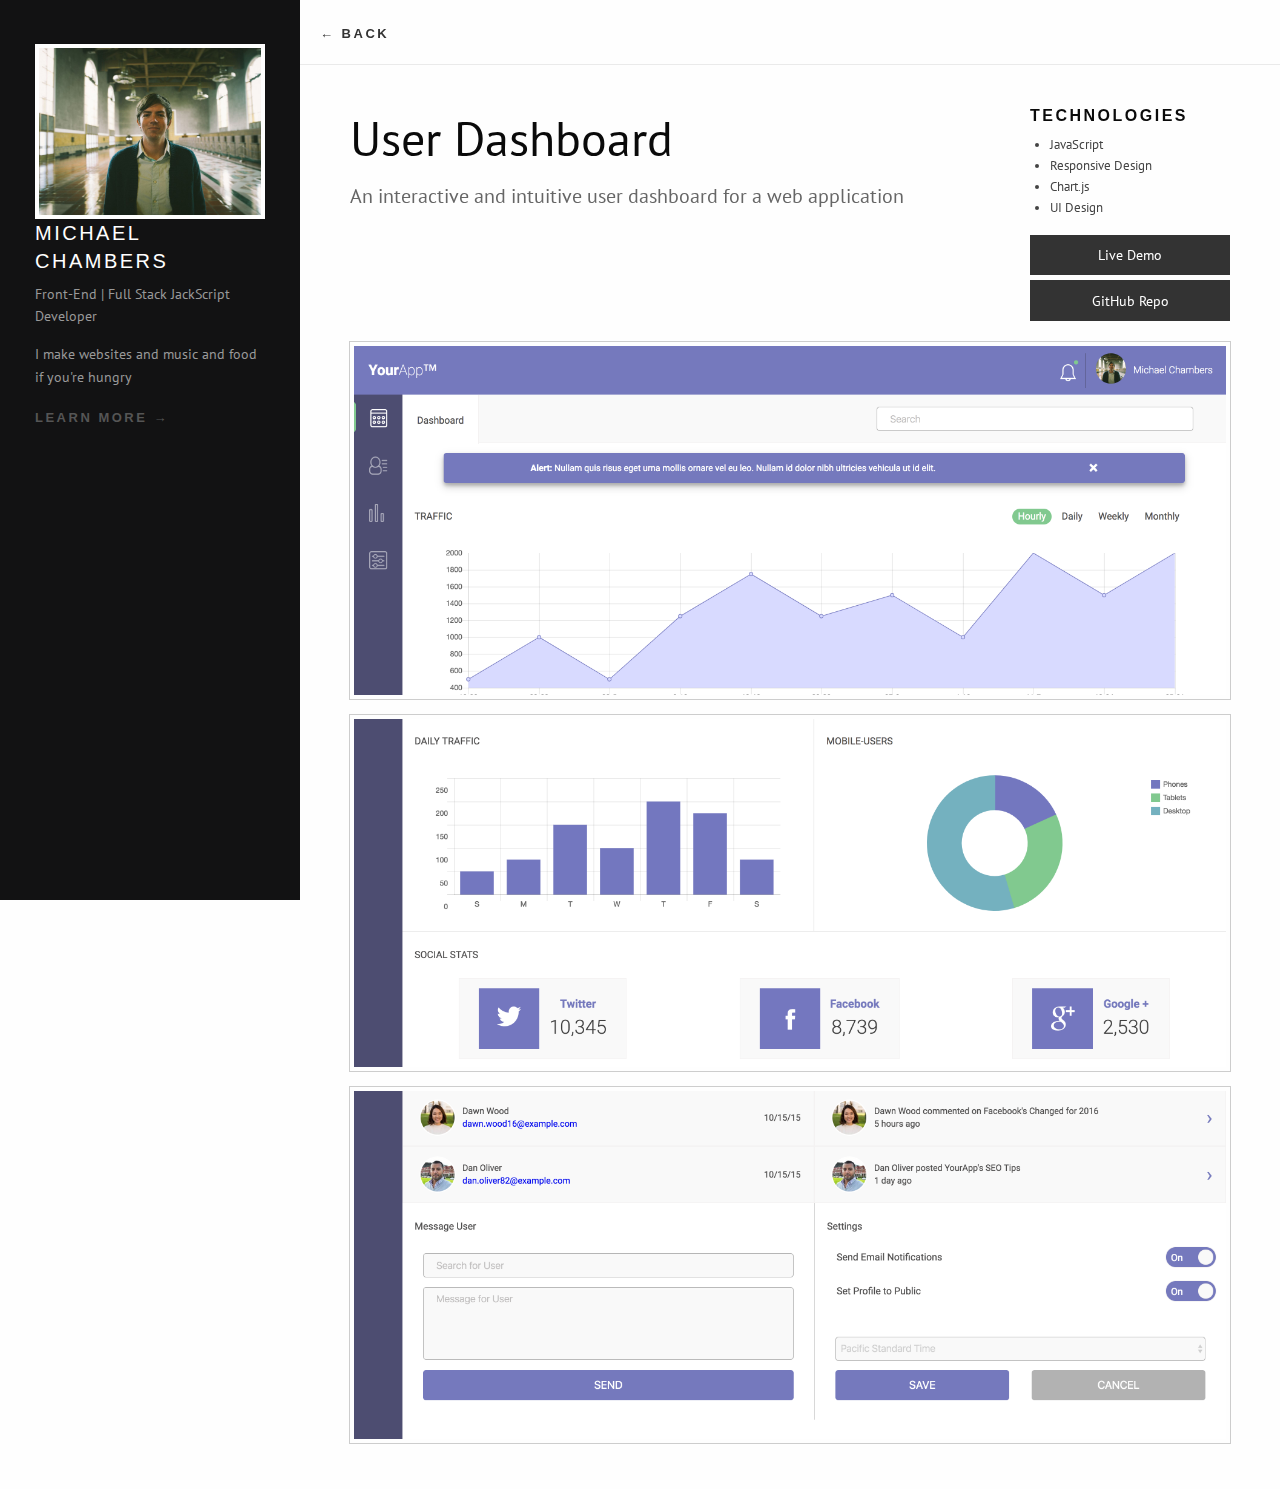
<file: user-dashboard.html>
<!DOCTYPE html>
<html class="no-js" lang="en" dir="ltr">

<head>
    <meta charset="utf-8" />
    <meta http-equiv="x-ua-compatible" content="ie=edge" />
    <meta name="viewport" content="width=device-width, initial-scale=1.0" />
    <title>Portfolio Site</title>
    <link href="https://fonts.googleapis.com/css?family=PT+Sans" rel="stylesheet" />
    <link rel="stylesheet" href="css/foundation.css" />
    <link rel="stylesheet" href="css/style.css" />
</head>

<body>
  <div class="off-canvas position-left reveal-for-large portfolio-me" id="my-info" data-off-canvas="">
    <div class="grid-y grid-padding-x" style="height: 100%;"><br/>
      <div class="cell shrink"><img class="thumbnail" src="img/Chambers_Union_Resized.jpg" /></div>
      <div class="cell auto">
        <h5>MICHAEL CHAMBERS</h5>
        <p class="text-light">Front-End | Full Stack JackScript Developer</p>
        <p class="text-light">I make websites and music and food if you're hungry</p><a href="about.html">Learn More →</a>
      </div>
    </div>
  </div>
  <div class="off-canvas-content" data-off-canvas-content="">
    <div class="title-bar hide-for-large">
      <div class="title-bar-left"><button class="menu-icon" type="button" data-toggle="my-info"></button><span class="title-bar-title">MICHAEL CHAMBERS</span>
      </div>
    </div>

    <nav class="grid-container portfolio-breadcrumb">
      <a href="index.html">← Back</a>
    </nav>
    <article class="grid-container portfolio-intro portfolio-project">
      <div class="grid-x">
        <div class="cell small-6 medium-9 large-9">
          <h1>User Dashboard</h1>
          <p class="lead text-light">An interactive and intuitive user dashboard for a web application</p>
        </div>
        <div class="cell portfolio-meta small-6 medium-2 large-3">
          <h6>Technologies</h6>
          <ul>
              <li>JavaScript</li>
              <li>Responsive Design</li>
              <li>Chart.js</li>
              <li>UI Design</li>
          </ul>
          <a class="button expanded" href="https://chamberino.github.io/project_7_web_app_dashboard">Live Demo</a>
          <a class="button expanded" href="https://github.com/chamberino/project_7_web_app_dashboard/">GitHub Repo</a>
        </div>
      </div>
        <div class=portfolio-images>
          <img class="image" src="img/dashboard_landscape1.png" width="1200" height="550" />
          <img class="image" src="img/dashboard_landscape2.png" width="1200" height="550" />
          <img class="image" src="img/dashboard_landscape3.png" width="1200" height="550" />
        </div>
    </article>
  </div>
</body>
  <script src="js/jquery.js"></script>
  <script src="js/what-input.js"></script>
  <script src="js/foundation.js"></script>
  <script src="js/scripts.js"></script>
</html>
</file>
<file: css/style.css>
h1,h2,h3,h4,h5,p{
  font-family: 'PT Sans', serif;
}

  h5{
    font-family: 'Lato', 'Helvetica Neue', Helvetica, Arial, sans-serif;
    letter-spacing: 2.5px;
    -webkit-text-transform: uppercase;
    text-transform: uppercase;
  }

  h6{
    letter-spacing: 2.5px;
    -webkit-text-transform: uppercase;
    text-transform: uppercase;
    font-weight: 600;
  }

  p{
    font-size: 15px;
    color: #666;
  }

.round{
  border-radius: 5px;
}

.text-light{
  color: #666;
}

#send {
  /* margin: 15px; */
  height: 40px;
  width: 100px;
  text-align: center;
  vertical-align: middle;
  background-color: #EFBA4E;
  color: #fff;
}

.button{
  background-color: #333;
}

.button:hover{
  background-color: #111;
}

a{
  color: #333;
}

a:hover{
  color: #111;
}

.image{
  display: inline-block;
  max-width: 100%;
  margin-bottom: 1rem;
  border: solid 4px #fefefe;
  border-radius: 0;
  box-shadow: 0 0 0 1px rgba(10, 10, 10, 0.2);
  line-height: 0;
}

.portfolio-me{
  padding: 20px;
  background: #121213;
  color: #fff;
  box-shadow: none !important;
}

  .portfolio-me p{
    font-size: 14px;
    color: #999;
  }

  .portfolio-me a{
    font-family: 'Lato', 'Helvetica Neue', Helvetica, Arial, sans-serif;
    font-weight: 600;
    color: #555;
    font-size: 13px;
    letter-spacing: 2.5px;
    -webkit-text-transform: uppercase;
    text-transform: uppercase;
  }

  .portfolio-me a:hover{
    color: #999;
  }

.portfolio-breadcrumb{
  margin: 0;
  padding: 20px;
  border-bottom: 1px solid #eaeaea;
}

 .portfolio-breadcrumb a{
   font-family: 'Lato', 'Helvetica Neue', Helvetica, Arial, sans-serif;
   font-weight: 600;
   font-size: 13px;
   letter-spacing: 2.5px;
   -webkit-text-transform: uppercase;
   text-transform: uppercase;
 }

.portfolio-intro{
  margin: 0;
  padding: 40px 50px 30px;
}

.portfolio-intro p{
  border-bottom: 1px solid #eaeaea;
  padding-bottom: 40px;
}

.portfolio-index{
  margin: 0;
  padding: 10px 50px;
}

  .portfolio-index .thumbnail{
    /* margin-bottom: 5px; */
  }

  .portfolio-index a{
    color: #222;
  }

  .portfolio-index .cell{
    margin-bottom: 15px;
  }

    .portfolio-index .cell h5{
      letter-spacing: 1px;
    }

.portfolio-meta{
  padding-left: 20px;
}

  .portfolio-meta .button{
    margin-bottom: 5px;
  }

.portfolio-project p{
  border: none;
}

.portfolio-project li{
  font-size: 13px;
  color: #444;
}

.portfolio-bio{
    line-height: 25px;
}

.portfolio-title {
    font-size: 2.5em;
}

.portfolio-images {
  margin-top: 1em;
}

.title-bar-title {
  /* margin-left: 1em; */
}

.goHomeLink {
  font-weight: bold;
  text-decoration: underline;
}

.errorMessage {
  margin-top: 2em;
}

.error-container {
  overflow: hidden;
  margin: 0 2em;
}

/* .thumbnail {
  position: relative;
  line-height: 1;
  overflow: hidden;
  filter: drop-shadow(0px 0px 10px rgba(0,0,0,.2));
  box-shadow: none;
  border-radius: 2px;
} */

.title-bar {
  /* background-color: #339fc8; */
}

.photo-container img {
 	max-width: 100%;
}



.slide .photo-overlay,
.slide img {
	transition: transform .4s ease-out;
}

.slide .photo-overlay {
	transform: translateX(-100%);
}

.slide:hover .photo-overlay {
	transform: translateX(0);
}

.slide:hover img {
	transform: translateX(100%);
}

.photo {
	position: relative;
	line-height: 1;
	overflow: hidden;
  filter: drop-shadow(0px 0px 1px rgba(0,0,0,.2));
  filter: drop-shadow(0px 0px 10px rgba(0,0,0,.2));
  border-radius: 2px;
}

/* ---- Photo Overlay ---- */

.photo-overlay {
	color: #fff;
	position: absolute;
	top: 0;
	right: 0;
	bottom: 0;
	left: 0;
  line-height: 1.25;
  padding: 18px 18px;
  height: 100%;
	display: flex;
	flex-direction: column;
  justify-content: center;
	background: rgba(0,0,0, .65);
}

.photo-overlay h3 {
  margin-top: 0;
  margin-bottom: .25em;
}

.photo-overlay h3,
.photo-overlay p {
	justify-content: center;
}

.skills {
  display: flex;
  margin: 0 auto;
  margin-bottom: 1em;
  align-items: center;
}

.skill {
  padding: 0 .25em;
}

.skills p {
  border-radius: 25px;
  padding: .5em;
  background-color: #fff;
  color: #595959;
  font-size: 10px;
}

.about-container {
  margin: 2em auto;
  padding: 2em 0;
  display: flex;
  flex-direction: column;
  align-items: center;
}

.flex-item img {
  display: block;
  object-fit: cover;
  border-radius: 50%;
  width:150px;
  height:150px;
  margin: 0 auto;
}

.portfolio-button {
  width: 60%;
  margin: 0 auto;
}

.portfolio-button:hover {
  background-color: #339fc8;
}


@media (min-width: 0) and (max-width: 540px) {
	.portfolio-intro, .portfolio-index {
		padding: 40px 30px 30px;
	}
}

@media (min-width: 540px) {
  .title-bar-title {
    margin-left: 1.15em;
  }
}


/* textarea,
input {
  border: 1px solid #b2b2b2;
  width: 90%;
  padding: 5px;
  margin: 15px;
  height: 40px;
  border-radius: 5px;
  display: block;
  font-size: 16px;
  font-weight: 300;
  background: #f9f9f9;
  transition: background-color .25s ease-out;
  color: #cecece;
}

input.field {
  margin-bottom: 0;
} */

input:focus,
select:focus {
  background-color: #fff;
  outline:0 !important;
}

textarea:focus {
    border: 1px solid #2d3944;
    background-color: #fff;
}

textarea {
  margin-top: 1em;
  margin-bottom: 17px;
  height: 120px;
  resize: none;
}

input[type=checkbox] {
    visibility: hidden;
}
</file>
